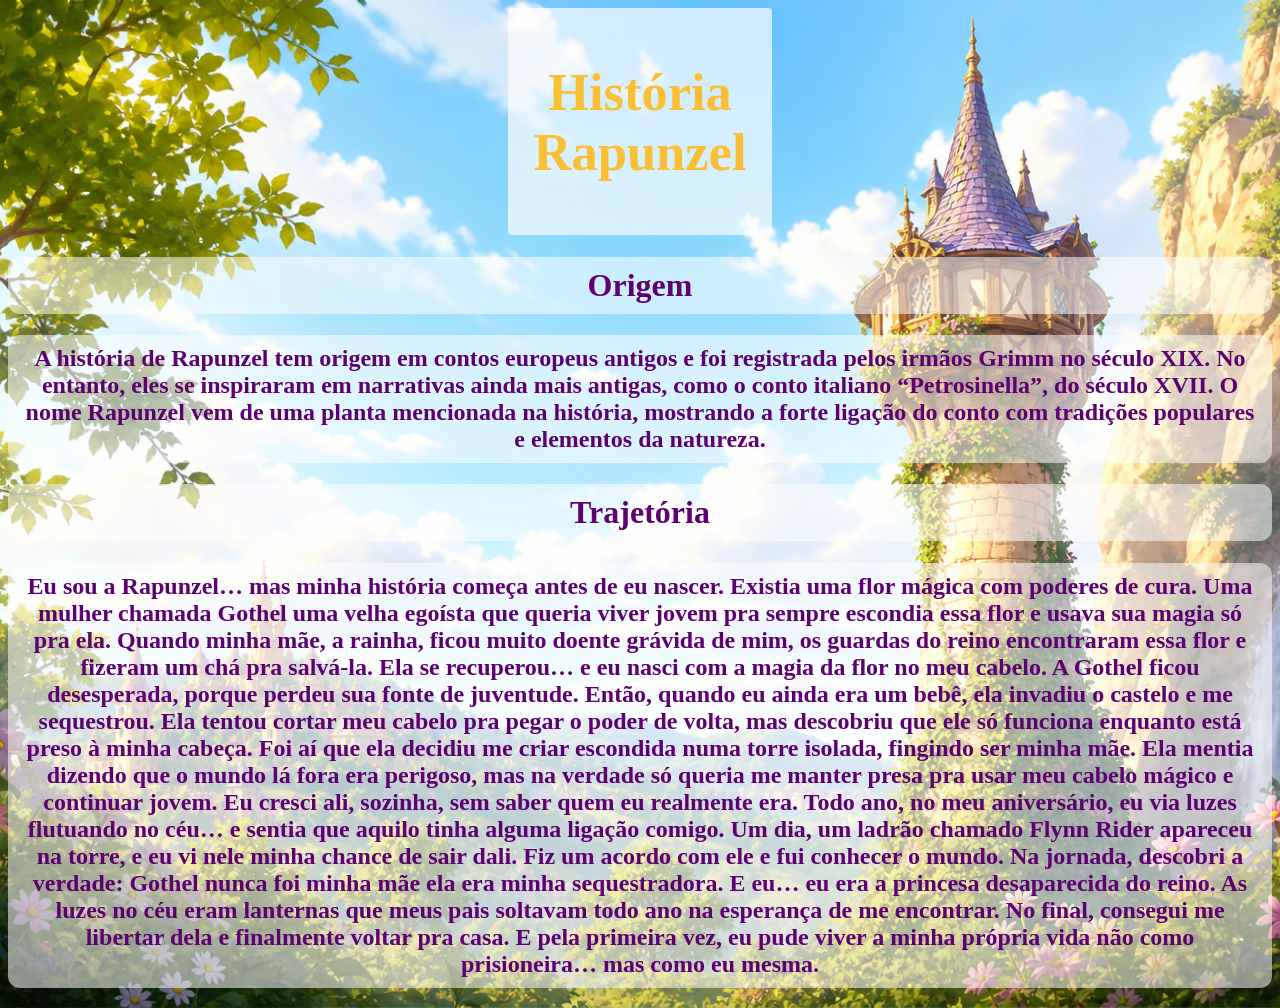
<file: historia.html>
<html lang="en">

<head>
    <meta charset="UTF-8">
    <meta name="viewport" content="width=device-width, initial-scale=1.0">
    <title>Document</title>
    <link rel="stylesheet" href="assets/style.css">
</head>
</head>

<body id="historia-origem">
    <header>
    <nav id="historia-titulo"> <h1>
        História Rapunzel
     </h1> 
     </nav>
    </header>


    <main>
        <div>
            <h1 id="texto-historia">
                Origem
            </h1>
        </div>
        <h2>
            <p id="texto-historia">
                A história de Rapunzel tem origem em contos europeus antigos e foi registrada pelos irmãos Grimm no
                século XIX.
                No entanto, eles se inspiraram em narrativas ainda mais antigas, como o conto italiano “Petrosinella”,
                do século XVII. O nome Rapunzel vem de
                uma planta mencionada na história, mostrando a forte ligação do conto com tradições populares e
                elementos da natureza.


            </p>
        </h2>
        <h1 id="texto-historia">
            Trajetória
        </h1>


        <h2>
            <p id="texto-historia">
         
Eu sou a Rapunzel… mas minha história começa antes de eu nascer.

Existia uma flor mágica com poderes de cura. Uma mulher chamada Gothel uma velha egoísta que queria viver jovem pra sempre escondia essa flor e usava sua magia só pra ela.

Quando minha mãe, a rainha, ficou muito doente grávida de mim, os guardas do reino encontraram essa flor e fizeram um chá pra salvá-la. Ela se recuperou… e eu nasci com a magia da flor no meu cabelo.

A Gothel ficou desesperada, porque perdeu sua fonte de juventude. Então, quando eu ainda era um bebê, ela invadiu o castelo e me sequestrou. Ela tentou cortar meu cabelo pra pegar o poder de volta, mas descobriu que ele só funciona enquanto está preso à minha cabeça.

Foi aí que ela decidiu me criar escondida numa torre isolada, fingindo ser minha mãe. Ela mentia dizendo que o mundo lá fora era perigoso, mas na verdade só queria me manter presa pra usar meu cabelo mágico e continuar jovem.

Eu cresci ali, sozinha, sem saber quem eu realmente era.

Todo ano, no meu aniversário, eu via luzes flutuando no céu… e sentia que aquilo tinha alguma ligação comigo.

Um dia, um ladrão chamado Flynn Rider apareceu na torre, e eu vi nele minha chance de sair dali. Fiz um acordo com ele e fui conhecer o mundo.

Na jornada, descobri a verdade: Gothel nunca foi minha mãe ela era minha sequestradora. E eu… eu era a princesa desaparecida do reino. As luzes no céu eram lanternas que meus pais soltavam todo ano na esperança de me encontrar.

No final, consegui me libertar dela e finalmente voltar pra casa.

E pela primeira vez, eu pude viver a minha própria vida não como prisioneira… mas como eu mesma.



            </p>
        </h2>


    </main>








    <footer>

    </footer>
</body>

</html>
</file>
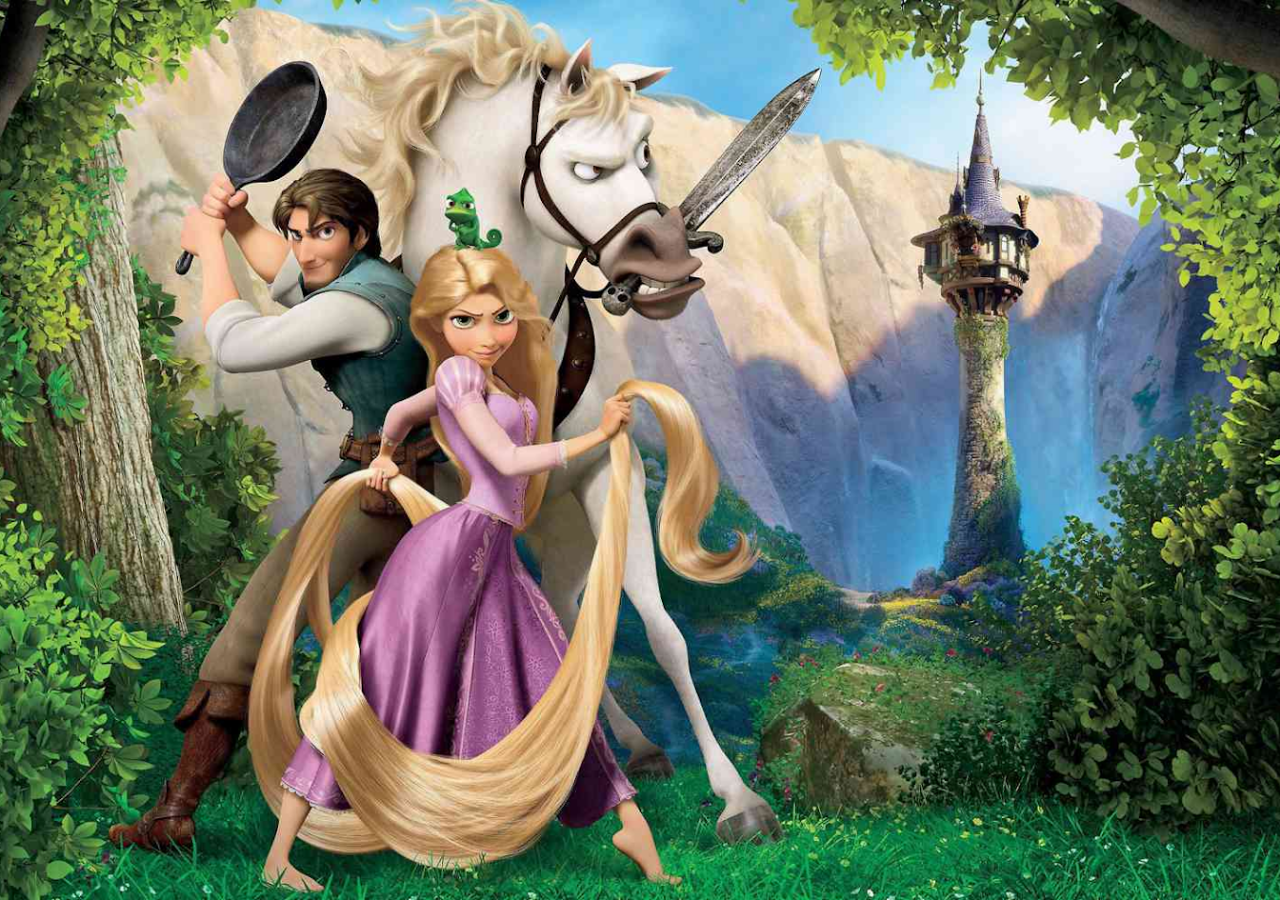
<file: home.html>
<html lang="en">
<head>
    <meta charset="UTF-8">
    <meta name="viewport" content="width=device-width, initial-scale=1.0">
    <title>Document</title>
    <link rel="stylesheet" href="assets/style.css">
</head>
</head>
<body id="home-corpo">
    <header>


        <nav>




        </nav>


    </header>


    <main>




    </main>








    <footer>
       
    </footer>
</body>
</html>
</file>
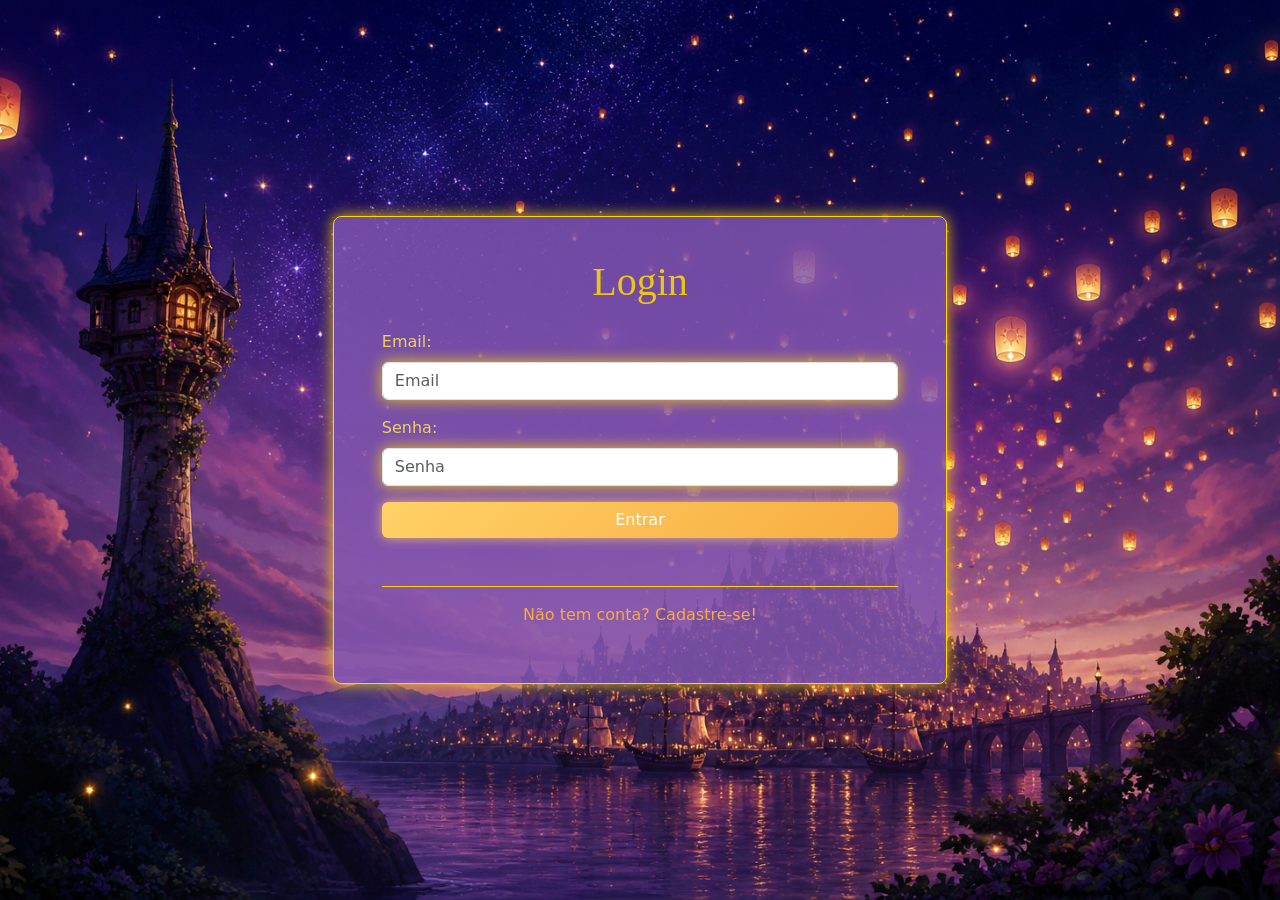
<file: login.html>
<html lang="en">

<head>
    <meta charset="UTF-8">
    <meta name="viewport" content="width=device-width, initial-scale=1.0">
    <title>Login</title>
    <link rel="stylesheet" href="assets/style.css">
    <link href="https://cdn.jsdelivr.net/npm/bootstrap@5.3.3/dist/css/bootstrap.min.css" rel="stylesheet">


</head>

<body id="login-corpo">
    <header>


        <nav>




        </nav>


    </header>



    <main>
        <main id="login-area">
            <div class="login-card">

                <form id="form-login">
                    <h2 id="titulo">Login</h2>

                    <div id="c-email" class="mb-3 conjunto">
                        <label for="email" class="form-label">Email:</label>
                        <input type="email" class="form-control" id="email" placeholder="Email" required>
                    </div>

                    <div id="c-senha" class="mb-3 conjunto">
                        <label for="senha" class="form-label">Senha:</label>
                        <input type="password" class="form-control" id="senha" placeholder="Senha" required>
                    </div>

                    <button id="botao-envio" type="submit" class="btn btn-primary w-100">
                        Entrar
                    </button>
                </form>

                <div id="mensagem"></div>

                <div class="linha"></div>

                <div class="toggle" id="toggle">
                    <p>Não tem conta? Cadastre-se!</p>
                </div>
        </main>

    </main>


    </main>

    <footer>

    </footer>


    <script src="scripts/script.js"></script>
    <script src="https://cdn.jsdelivr.net/npm/bootstrap@5.3.3/dist/js/bootstrap.bundle.min.js">
    </script>


</body>

</html>
</file>
<file: assets/style.css>
#historia-origem {
     font-family: Arial, Helvetica, sans-serif;
     background-image: url(img/fundi-hist.png);
     background-size: cover;
     background-position: center;
 }

 #historia-titulo {
     position: sticky;
     text-align: center;
     font-family: 'Playfair Display', serif;
     color: #fabf34;
     background-color: rgba(255, 255, 255, 0.685);
     padding: 10px;
     border-radius: 12px;
     margin-left: 500px;
     margin-right: 500px;
     border-radius: 4px;
     font-size: 35px;


 }

 #texto-historia{
    
color: #5d0070;
justify-content: center;
text-align: center;
background-color: rgba(255, 255, 255, 0.541);
border-radius: 12px;
padding: 10px;
font-family: 'Playfair Display', serif; 

 }

 #home-corpo {
     background-image: url(img/unnamed.webp);
     background-size: cover;
     background-position: center;
 }

 #login-corpo {
     min-height: 100vh;
     margin: 0;
     background-image: url(img/fundo.png);
     background-size: cover;
     background-position: center;
     background-repeat: no-repeat;
 }

 #login-area {
     min-height: 100vh;
     display: flex;
     justify-content: center;
     align-items: center;
 }

 .login-card {
     width: 48%;
     min-height: 52vh;
     background-color: #8256b1d3;
     border-radius: 8px;
     padding: 32px 48px;

     border: 1px solid #FFD700;
     box-shadow: 0 0 15px rgba(255, 217, 0, 0.863);


     display: flex;
     flex-direction: column;
     justify-content: center;
 }

 #form-login {
     width: 100%;
     margin: 0 auto;
     color: #ffe550de;

 }

 #titulo {
     text-align: center;
     margin-bottom: 24px;
     font-family: 'Playfair Display', serif;
     font-size: 40px;
     color: #ffd900de;
     text-shadow: #000000e1;
 }

 #mensagem {
     width: 100%;
     max-width: 420px;
     margin: 24px auto 0;

 }

 .linha {
     width: 100%;
     height: 1px;
     background-color: #FFD700;
     margin: 24px 0 16px;


 }

 .toggle {
     text-align: center;
 }

 p {
     margin: 0;
     color: #f7ab41;
 }

 .form-control {
     border: 1px solid #FFD700;
     box-shadow: 0 0 15px rgba(255, 217, 0, 0.863);

 }

 #botao-envio {
     background: linear-gradient(135deg, #FFD166, #f7ab41);
     box-shadow: 0 0 12px rgba(255, 209, 102, 0.808);
     border: none;

 }
</file>
